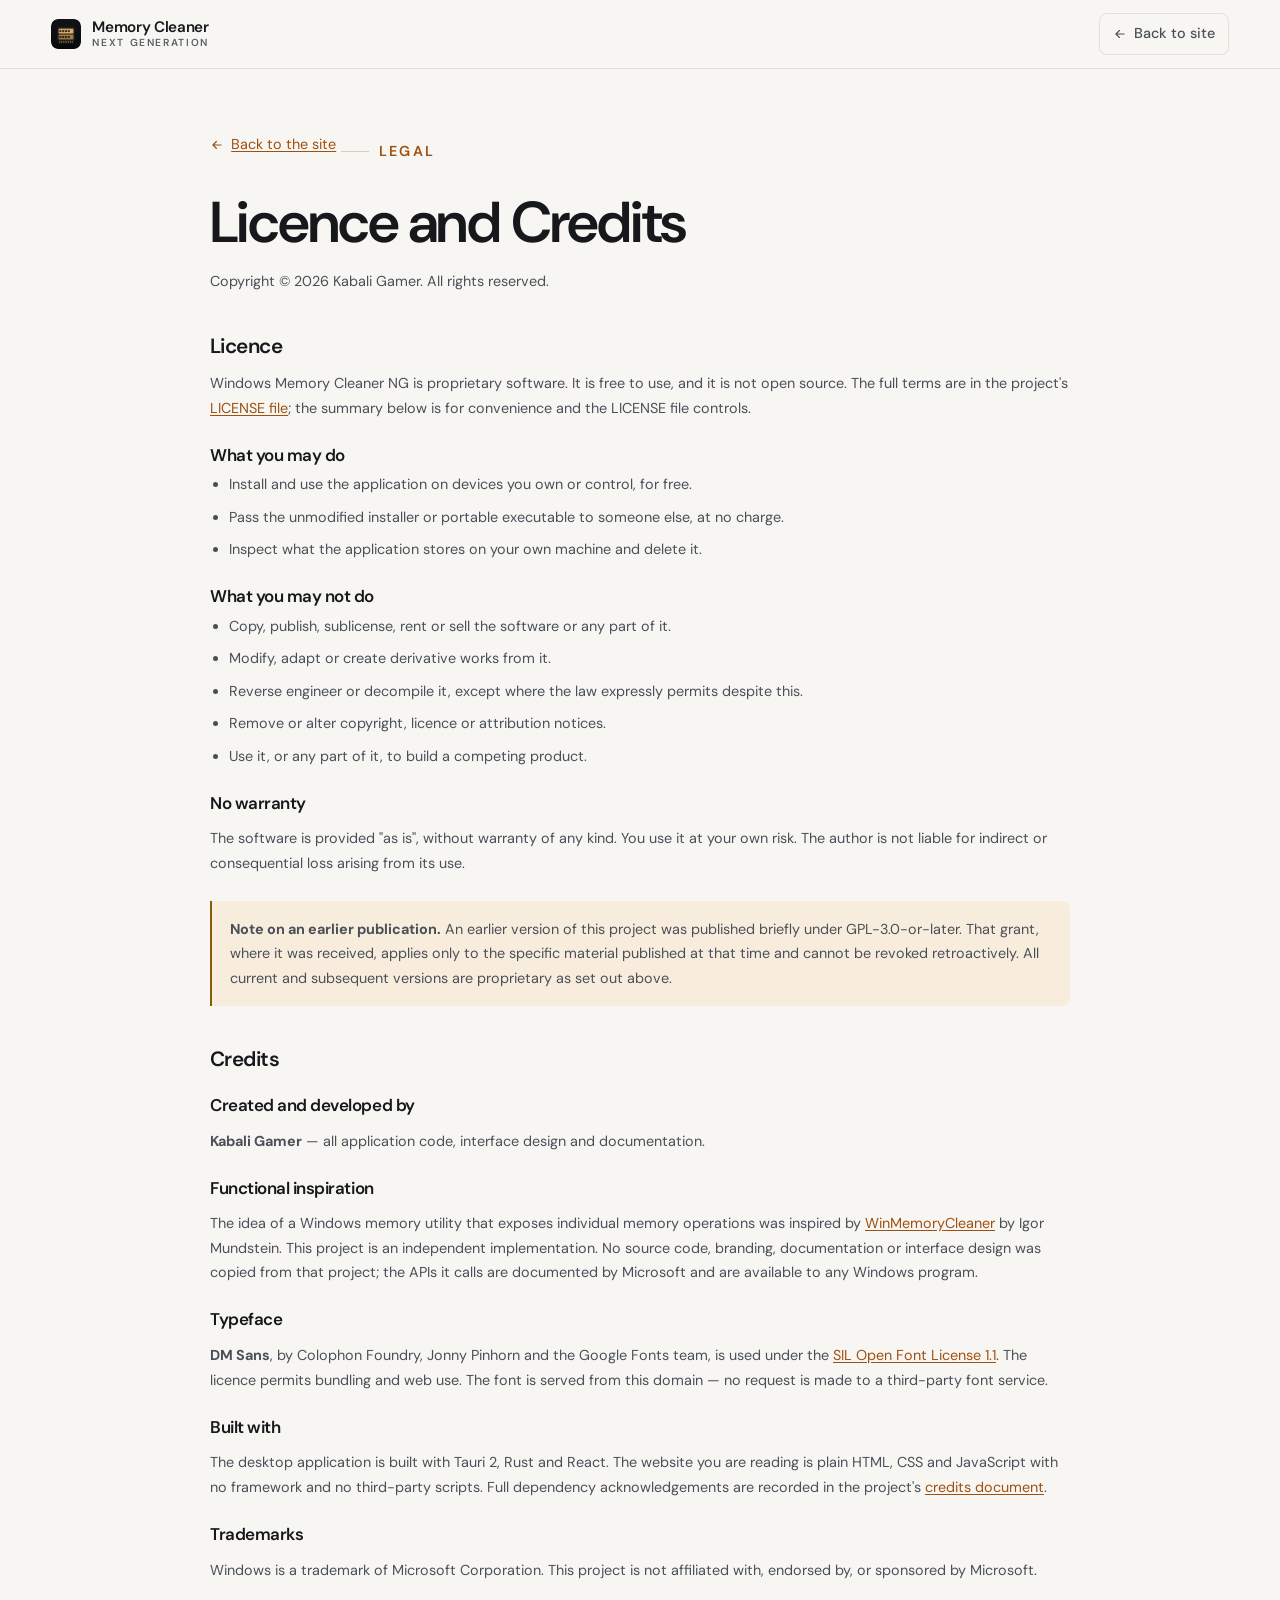
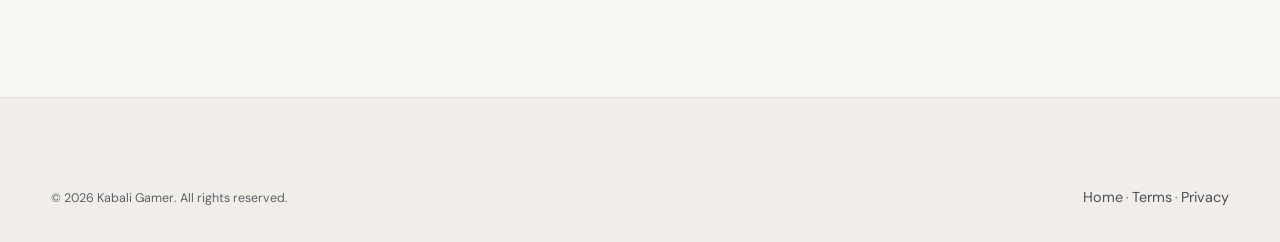
<file: license.html>
<!doctype html>
<html lang="en">
  <head>
    <meta charset="utf-8" />
    <meta name="viewport" content="width=device-width, initial-scale=1" />
    <title>Licence and Credits — Windows Memory Cleaner NG</title>
    <meta name="description" content="The proprietary licence terms for Windows Memory Cleaner NG, plus third-party credits including the DM Sans typeface under the SIL Open Font License." />
    <link rel="canonical" href="https://kabaligamer-dev2.github.io/windows-memory-cleaner-ng-website/license.html" />
    <meta name="theme-color" content="#08090b" />
    <meta name="color-scheme" content="dark" />
    <meta name="robots" content="index, follow" />
    <link rel="icon" href="assets/icon.png" sizes="any" />
    <link rel="stylesheet" href="styles.css" />
    <script type="application/ld+json">
{
  "@context": "https://schema.org",
  "@type": "BreadcrumbList",
  "itemListElement": [
    {
      "@type": "ListItem",
      "position": 1,
      "name": "Home",
      "item": "https://kabaligamer-dev2.github.io/windows-memory-cleaner-ng-website/"
    },
    {
      "@type": "ListItem",
      "position": 2,
      "name": "Licence and Credits",
      "item": "https://kabaligamer-dev2.github.io/windows-memory-cleaner-ng-website/license.html"
    }
  ]
}
    </script>

    <!-- Google Analytics 4. Disclosed in privacy.html; download and GitHub
         clicks are sent as events so the effect of search traffic is visible. -->
    <script async src="https://www.googletagmanager.com/gtag/js?id=G-ZV66KMF93S"></script>
    <script>
      window.dataLayer = window.dataLayer || [];
      function gtag() { dataLayer.push(arguments); }
      gtag("js", new Date());
      gtag("config", "G-ZV66KMF93S", { anonymize_ip: true });
    </script>
  </head>
  <body>
    <a class="skip-link" href="#main">Skip to content</a>

    <header class="nav" data-stuck="true">
      <div class="wrap nav__inner">
        <a class="brand" href="index.html">
          <img src="assets/icon-256.png" alt="" width="30" height="30" />
          <span class="brand__name">Memory Cleaner<span>Next Generation</span></span>
        </a>
        <div class="nav__actions" style="margin-left: auto">
          <a class="nav__github" href="index.html">
            <svg width="14" height="14" viewBox="0 0 24 24" fill="none" stroke="currentColor" stroke-width="2" aria-hidden="true"><path d="M19 12H5m0 0 6-6m-6 6 6 6" stroke-linecap="round" stroke-linejoin="round" /></svg>
            <span>Back to site</span>
          </a>
        </div>
      </div>
    </header>

    <main id="main" class="legal">
      <div class="wrap wrap--narrow">
        <a class="legal__back" href="index.html">
          <svg width="14" height="14" viewBox="0 0 24 24" fill="none" stroke="currentColor" stroke-width="2" aria-hidden="true"><path d="M19 12H5m0 0 6-6m-6 6 6 6" stroke-linecap="round" stroke-linejoin="round" /></svg>
          Back to the site
        </a>

        <span class="eyebrow">Legal</span>
        <h1>Licence and Credits</h1>
        <p class="legal__meta">Copyright © 2026 Kabali Gamer. All rights reserved.</p>

        <h2>Licence</h2>
        <p>
          Windows Memory Cleaner NG is proprietary software. It is free to use, and it is not open
          source. The full terms are in the project's
          <a href="https://github.com/kabaliGamer-Dev2/windows-memory-cleaner-ng/blob/main/LICENSE" target="_blank" rel="noopener noreferrer">LICENSE file</a>;
          the summary below is for convenience and the LICENSE file controls.
        </p>

        <h3>What you may do</h3>
        <ul>
          <li>Install and use the application on devices you own or control, for free.</li>
          <li>Pass the unmodified installer or portable executable to someone else, at no charge.</li>
          <li>Inspect what the application stores on your own machine and delete it.</li>
        </ul>

        <h3>What you may not do</h3>
        <ul>
          <li>Copy, publish, sublicense, rent or sell the software or any part of it.</li>
          <li>Modify, adapt or create derivative works from it.</li>
          <li>Reverse engineer or decompile it, except where the law expressly permits despite this.</li>
          <li>Remove or alter copyright, licence or attribution notices.</li>
          <li>Use it, or any part of it, to build a competing product.</li>
        </ul>

        <h3>No warranty</h3>
        <p>
          The software is provided "as is", without warranty of any kind. You use it at your own risk.
          The author is not liable for indirect or consequential loss arising from its use.
        </p>

        <div class="legal__note">
          <p>
            <strong>Note on an earlier publication.</strong> An earlier version of this project was
            published briefly under GPL-3.0-or-later. That grant, where it was received, applies only to
            the specific material published at that time and cannot be revoked retroactively. All current
            and subsequent versions are proprietary as set out above.
          </p>
        </div>

        <h2>Credits</h2>

        <h3>Created and developed by</h3>
        <p><strong>Kabali Gamer</strong> — all application code, interface design and documentation.</p>

        <h3>Functional inspiration</h3>
        <p>
          The idea of a Windows memory utility that exposes individual memory operations was inspired by
          <a href="https://github.com/IgorMundstein/WinMemoryCleaner" target="_blank" rel="noopener noreferrer">WinMemoryCleaner</a>
          by Igor Mundstein. This project is an independent implementation. No source code, branding,
          documentation or interface design was copied from that project; the APIs it calls are
          documented by Microsoft and are available to any Windows program.
        </p>

        <h3>Typeface</h3>
        <p>
          <strong>DM Sans</strong>, by Colophon Foundry, Jonny Pinhorn and the Google Fonts team, is used
          under the <a href="https://openfontlicense.org/" target="_blank" rel="noopener noreferrer">SIL Open Font License 1.1</a>.
          The licence permits bundling and web use. The font is served from this domain — no request is
          made to a third-party font service.
        </p>

        <h3>Built with</h3>
        <p>
          The desktop application is built with Tauri 2, Rust and React. The website you are reading is
          plain HTML, CSS and JavaScript with no framework and no third-party scripts. Full dependency
          acknowledgements are recorded in the project's
          <a href="https://github.com/kabaliGamer-Dev2/windows-memory-cleaner-ng/blob/main/docs/CREDITS.md" target="_blank" rel="noopener noreferrer">credits document</a>.
        </p>

        <h3>Trademarks</h3>
        <p>
          Windows is a trademark of Microsoft Corporation. This project is not affiliated with, endorsed
          by, or sponsored by Microsoft.
        </p>
      </div>
    </main>

    <footer class="footer">
      <div class="wrap">
        <div class="footer__base" style="margin-top: 0; border-top: 0">
          <span>© 2026 Kabali Gamer. All rights reserved.</span>
          <span><a href="index.html">Home</a> · <a href="terms.html">Terms</a> · <a href="privacy.html">Privacy</a></span>
        </div>
      </div>
    </footer>

    <script src="app.js" defer></script>
  </body>
</html>
</file>
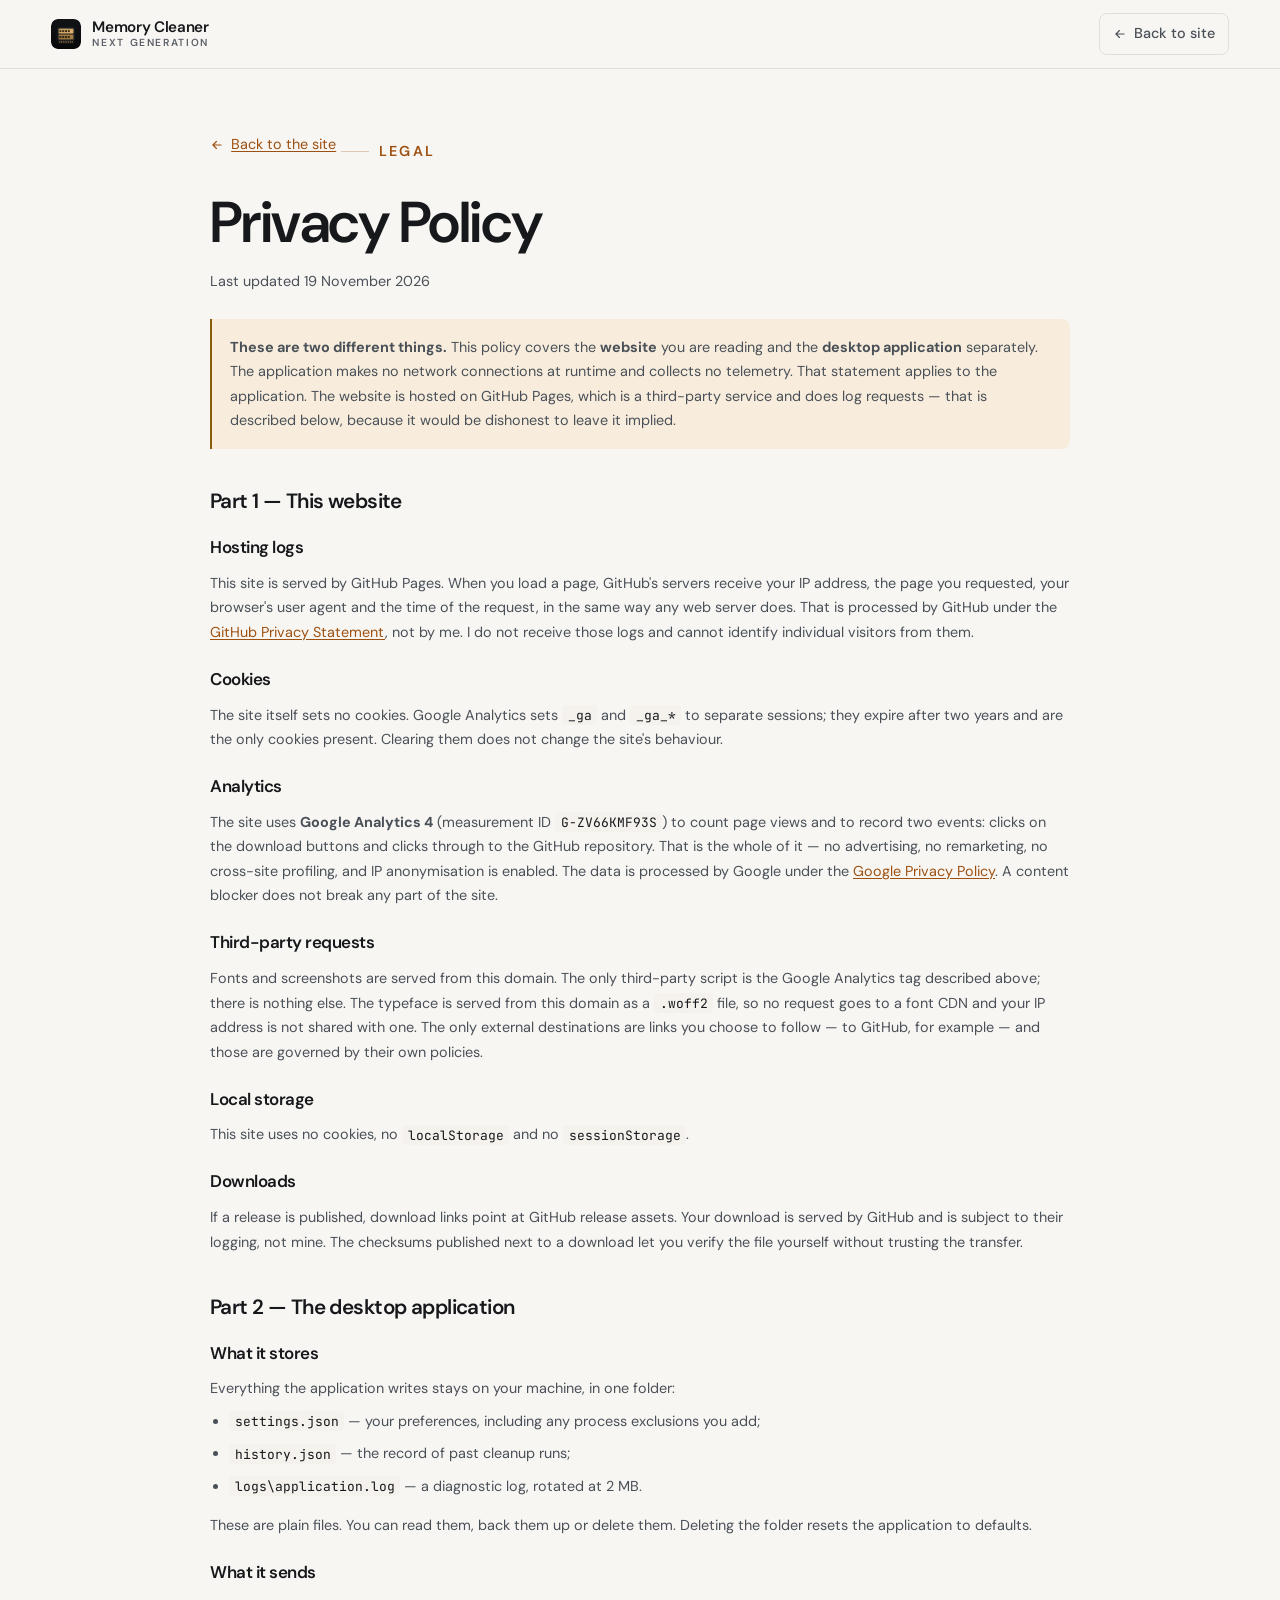
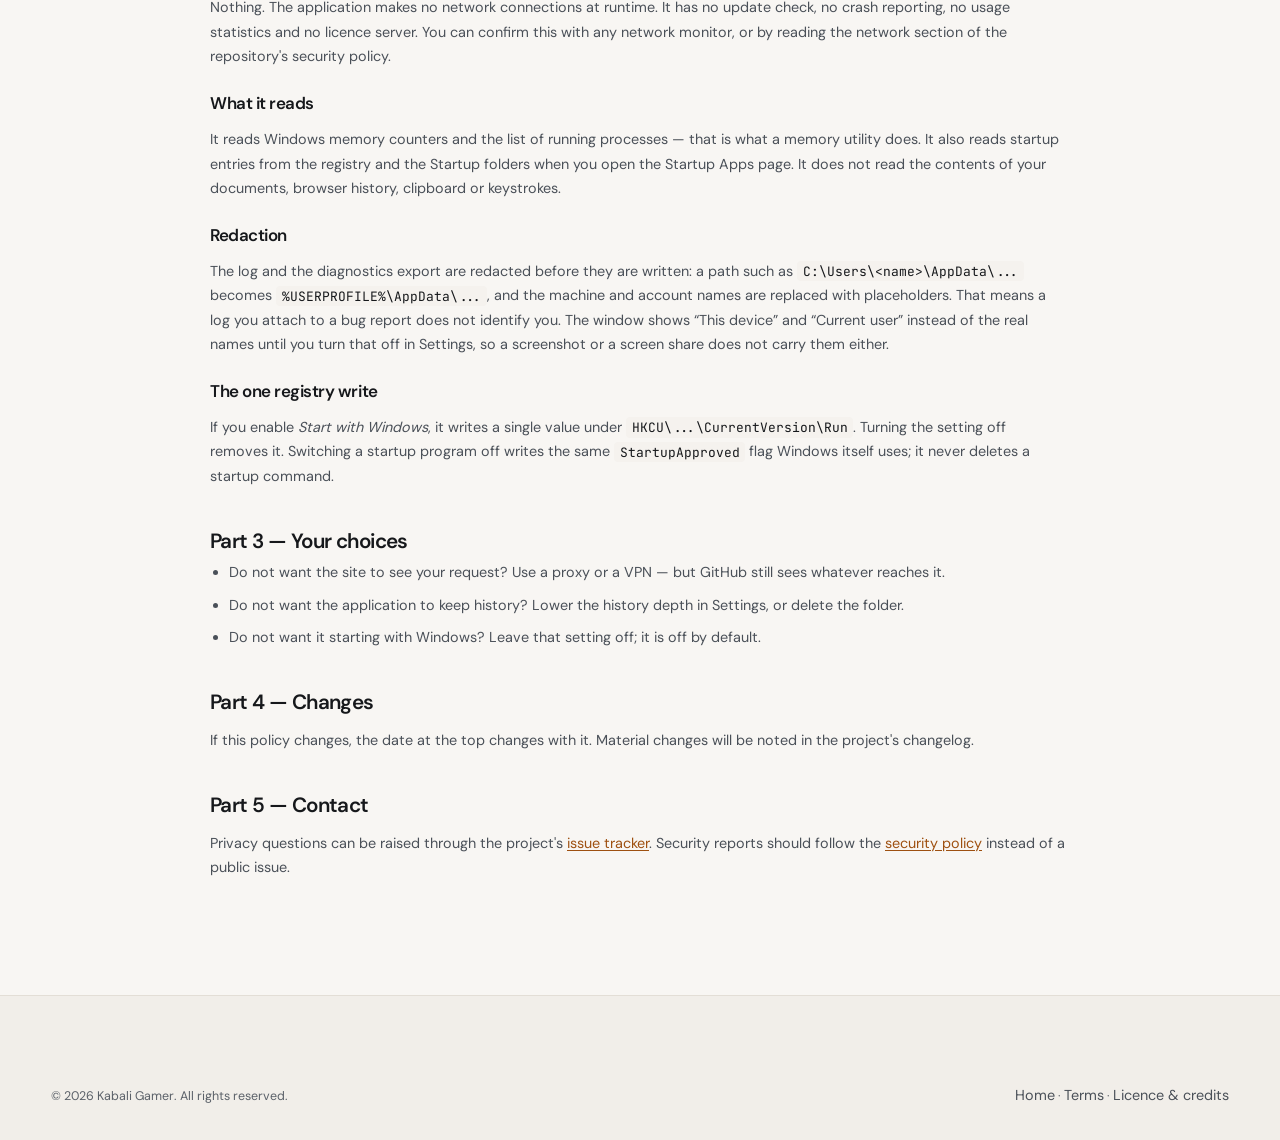
<file: privacy.html>
<!doctype html>
<html lang="en">
  <head>
    <meta charset="utf-8" />
    <meta name="viewport" content="width=device-width, initial-scale=1" />
    <title>Privacy Policy — Windows Memory Cleaner NG</title>
    <meta name="description" content="What this website collects (very little), what the desktop application stores on your machine, and what neither of them does." />
    <link rel="canonical" href="https://kabaligamer-dev2.github.io/windows-memory-cleaner-ng-website/privacy.html" />
    <meta name="theme-color" content="#08090b" />
    <meta name="color-scheme" content="dark" />
    <meta name="robots" content="index, follow" />
    <link rel="icon" href="assets/icon.png" sizes="any" />
    <link rel="stylesheet" href="styles.css" />
    <script type="application/ld+json">
{
  "@context": "https://schema.org",
  "@type": "BreadcrumbList",
  "itemListElement": [
    {
      "@type": "ListItem",
      "position": 1,
      "name": "Home",
      "item": "https://kabaligamer-dev2.github.io/windows-memory-cleaner-ng-website/"
    },
    {
      "@type": "ListItem",
      "position": 2,
      "name": "Privacy Policy",
      "item": "https://kabaligamer-dev2.github.io/windows-memory-cleaner-ng-website/privacy.html"
    }
  ]
}
    </script>

    <!-- Google Analytics 4. Disclosed in privacy.html; download and GitHub
         clicks are sent as events so the effect of search traffic is visible. -->
    <script async src="https://www.googletagmanager.com/gtag/js?id=G-ZV66KMF93S"></script>
    <script>
      window.dataLayer = window.dataLayer || [];
      function gtag() { dataLayer.push(arguments); }
      gtag("js", new Date());
      gtag("config", "G-ZV66KMF93S", { anonymize_ip: true });
    </script>
  </head>
  <body>
    <a class="skip-link" href="#main">Skip to content</a>

    <header class="nav" data-stuck="true">
      <div class="wrap nav__inner">
        <a class="brand" href="index.html">
          <img src="assets/icon-256.png" alt="" width="30" height="30" />
          <span class="brand__name">Memory Cleaner<span>Next Generation</span></span>
        </a>
        <div class="nav__actions" style="margin-left: auto">
          <a class="nav__github" href="index.html">
            <svg width="14" height="14" viewBox="0 0 24 24" fill="none" stroke="currentColor" stroke-width="2" aria-hidden="true"><path d="M19 12H5m0 0 6-6m-6 6 6 6" stroke-linecap="round" stroke-linejoin="round" /></svg>
            <span>Back to site</span>
          </a>
        </div>
      </div>
    </header>

    <main id="main" class="legal">
      <div class="wrap wrap--narrow">
        <a class="legal__back" href="index.html">
          <svg width="14" height="14" viewBox="0 0 24 24" fill="none" stroke="currentColor" stroke-width="2" aria-hidden="true"><path d="M19 12H5m0 0 6-6m-6 6 6 6" stroke-linecap="round" stroke-linejoin="round" /></svg>
          Back to the site
        </a>

        <span class="eyebrow">Legal</span>
        <h1>Privacy Policy</h1>
        <p class="legal__meta">Last updated 19 November 2026</p>

        <div class="legal__note">
          <p>
            <strong>These are two different things.</strong> This policy covers the <strong>website</strong>
            you are reading and the <strong>desktop application</strong> separately. The application makes
            no network connections at runtime and collects no telemetry. That statement applies to the
            application. The website is hosted on GitHub Pages, which is a third-party service and does
            log requests — that is described below, because it would be dishonest to leave it implied.
          </p>
        </div>

        <h2>Part 1 — This website</h2>

        <h3>Hosting logs</h3>
        <p>
          This site is served by GitHub Pages. When you load a page, GitHub's servers receive your IP
          address, the page you requested, your browser's user agent and the time of the request, in the
          same way any web server does. That is processed by GitHub under the
          <a href="https://docs.github.com/en/site-policy/privacy-policies/github-general-privacy-statement" target="_blank" rel="noopener noreferrer">GitHub Privacy Statement</a>,
          not by me. I do not receive those logs and cannot identify individual visitors from them.
        </p>

        <h3>Cookies</h3>
        <p>
          The site itself sets no cookies. Google Analytics sets <code>_ga</code> and
          <code>_ga_*</code> to separate sessions; they expire after two years and are the only
          cookies present. Clearing them does not change the site's behaviour.
        </p>

        <h3>Analytics</h3>
        <p>
          The site uses <strong>Google Analytics 4</strong> (measurement ID
          <code>G-ZV66KMF93S</code>) to count page views and to record two events: clicks on
          the download buttons and clicks through to the GitHub repository. That is the whole
          of it — no advertising, no remarketing, no cross-site profiling, and IP
          anonymisation is enabled. The data is processed by Google under the
          <a href="https://policies.google.com/privacy" target="_blank" rel="noopener noreferrer">Google
          Privacy Policy</a>. A content blocker does not break any part of the site.
        </p>

        <h3>Third-party requests</h3>
        <p>
          Fonts and screenshots are served from this domain. The only third-party script is the
          Google Analytics tag described above; there is nothing else. The typeface is served from this
          domain as a <code>.woff2</code> file, so no request goes to a font CDN and your IP address is
          not shared with one. The only external destinations are links you choose to follow — to GitHub,
          for example — and those are governed by their own policies.
        </p>

        <h3>Local storage</h3>
        <p>This site uses no cookies, no <code>localStorage</code> and no <code>sessionStorage</code>.</p>

        <h3>Downloads</h3>
        <p>
          If a release is published, download links point at GitHub release assets. Your download is
          served by GitHub and is subject to their logging, not mine. The checksums published next to a
          download let you verify the file yourself without trusting the transfer.
        </p>

        <h2>Part 2 — The desktop application</h2>

        <h3>What it stores</h3>
        <p>Everything the application writes stays on your machine, in one folder:</p>
        <ul>
          <li><code>settings.json</code> — your preferences, including any process exclusions you add;</li>
          <li><code>history.json</code> — the record of past cleanup runs;</li>
          <li><code>logs\application.log</code> — a diagnostic log, rotated at 2 MB.</li>
        </ul>
        <p>
          These are plain files. You can read them, back them up or delete them. Deleting the folder
          resets the application to defaults.
        </p>

        <h3>What it sends</h3>
        <p>
          Nothing. The application makes no network connections at runtime. It has no update check, no
          crash reporting, no usage statistics and no licence server. You can confirm this with any
          network monitor, or by reading the network section of the repository's security policy.
        </p>

        <h3>What it reads</h3>
        <p>
          It reads Windows memory counters and the list of running processes — that is what a memory
          utility does. It also reads startup entries from the registry and the Startup folders when you
          open the Startup Apps page. It does not read the contents of your documents, browser history,
          clipboard or keystrokes.
        </p>

        <h3>Redaction</h3>
        <p>
          The log and the diagnostics export are redacted before they are written: a path such as
          <code>C:\Users\&lt;name&gt;\AppData\...</code> becomes <code>%USERPROFILE%\AppData\...</code>,
          and the machine and account names are replaced with placeholders. That means a log you attach
          to a bug report does not identify you. The window shows “This device” and “Current user” instead
          of the real names until you turn that off in Settings, so a screenshot or a screen share does
          not carry them either.
        </p>

        <h3>The one registry write</h3>
        <p>
          If you enable <em>Start with Windows</em>, it writes a single value under
          <code>HKCU\...\CurrentVersion\Run</code>. Turning the setting off removes it. Switching a
          startup program off writes the same <code>StartupApproved</code> flag Windows itself uses; it
          never deletes a startup command.
        </p>

        <h2>Part 3 — Your choices</h2>
        <ul>
          <li>Do not want the site to see your request? Use a proxy or a VPN — but GitHub still sees whatever reaches it.</li>
          <li>Do not want the application to keep history? Lower the history depth in Settings, or delete the folder.</li>
          <li>Do not want it starting with Windows? Leave that setting off; it is off by default.</li>
        </ul>

        <h2>Part 4 — Changes</h2>
        <p>
          If this policy changes, the date at the top changes with it. Material changes will be noted in
          the project's changelog.
        </p>

        <h2>Part 5 — Contact</h2>
        <p>
          Privacy questions can be raised through the project's
          <a href="https://github.com/kabaliGamer-Dev2/windows-memory-cleaner-ng/issues" target="_blank" rel="noopener noreferrer">issue tracker</a>.
          Security reports should follow the
          <a href="https://github.com/kabaliGamer-Dev2/windows-memory-cleaner-ng/blob/main/SECURITY.md" target="_blank" rel="noopener noreferrer">security policy</a>
          instead of a public issue.
        </p>
      </div>
    </main>

    <footer class="footer">
      <div class="wrap">
        <div class="footer__base" style="margin-top: 0; border-top: 0">
          <span>© 2026 Kabali Gamer. All rights reserved.</span>
          <span><a href="index.html">Home</a> · <a href="terms.html">Terms</a> · <a href="license.html">Licence &amp; credits</a></span>
        </div>
      </div>
    </footer>

    <script src="app.js" defer></script>
  </body>
</html>
</file>
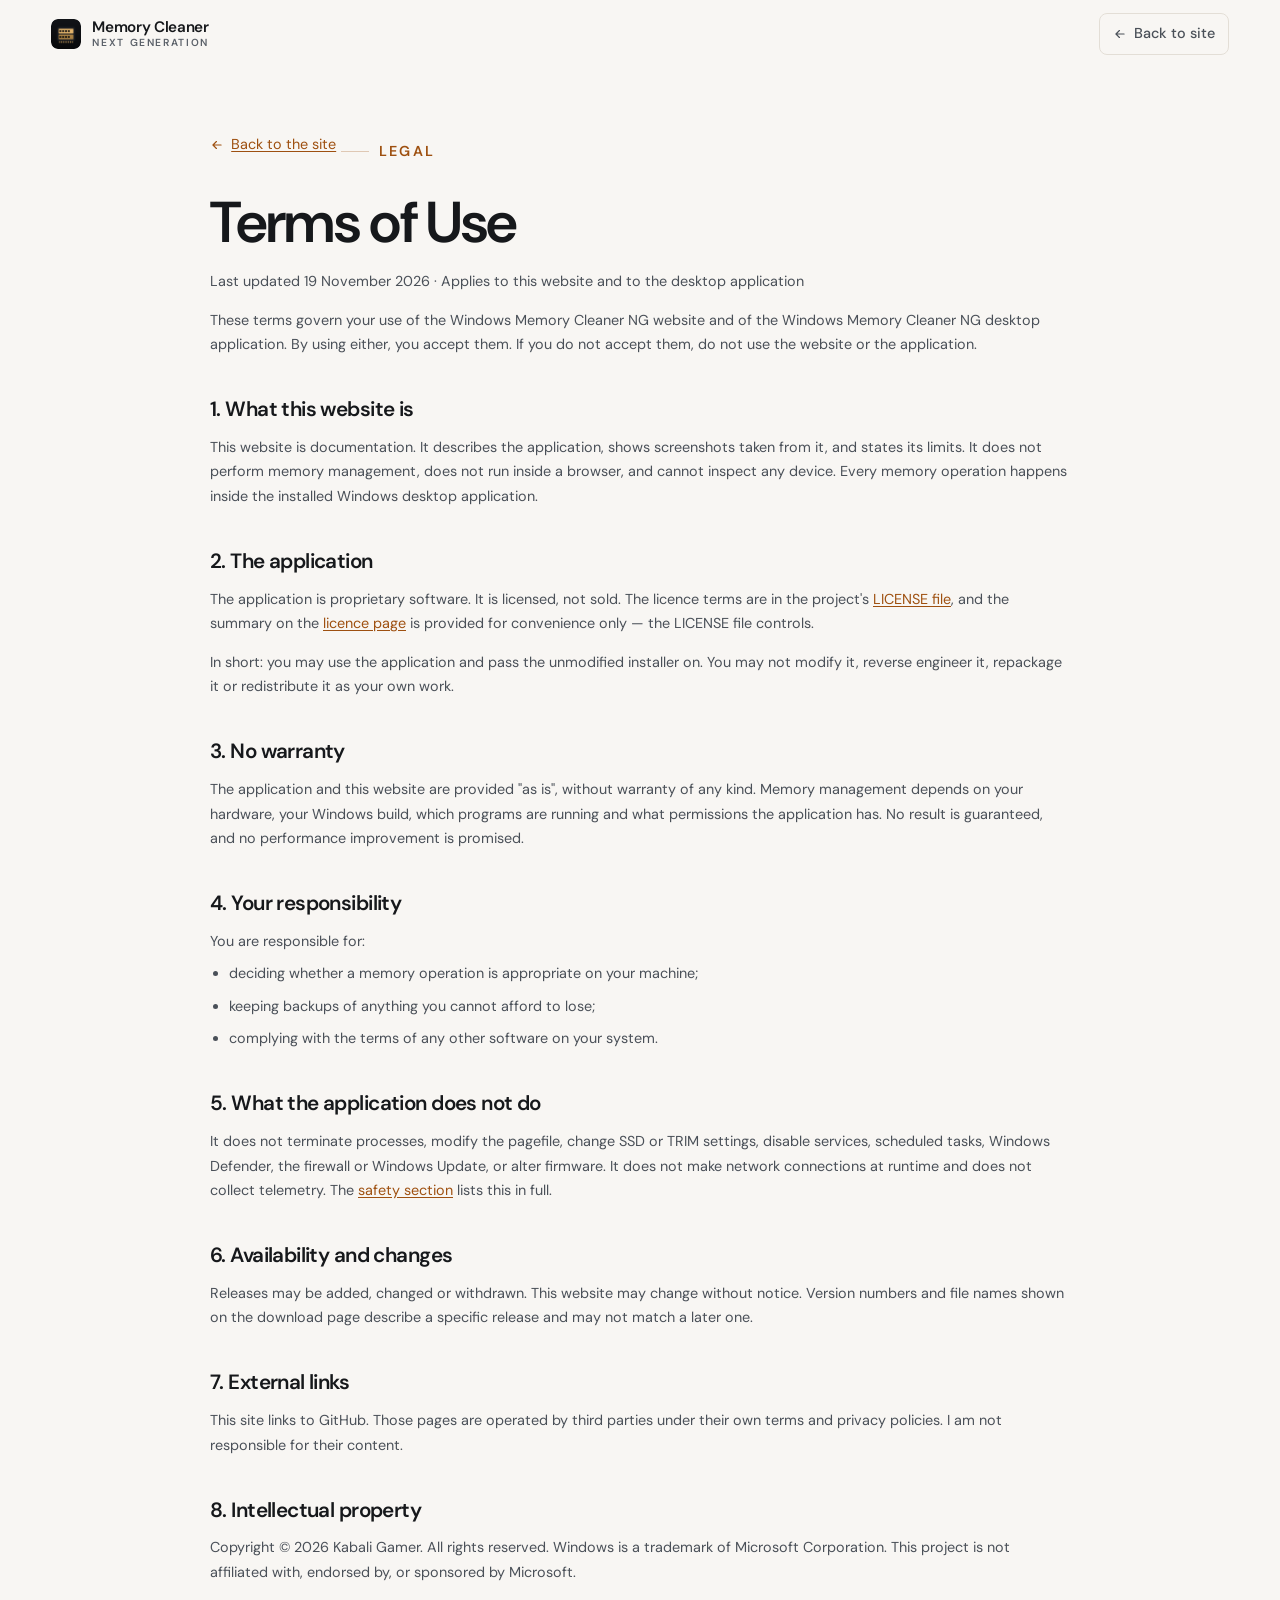
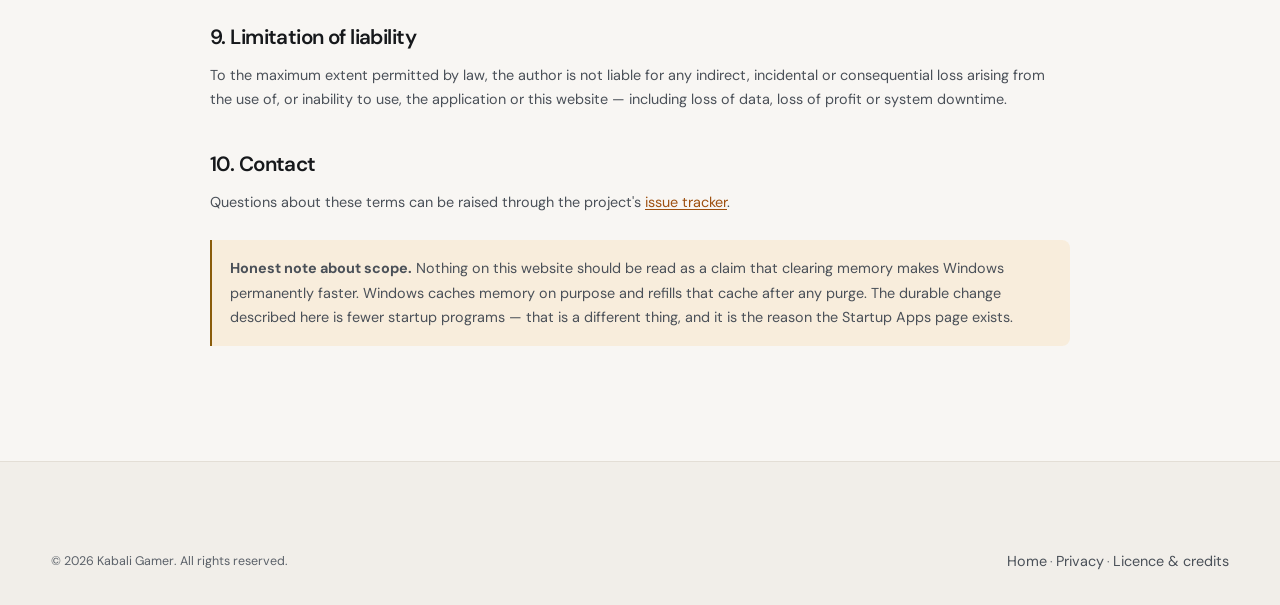
<file: terms.html>
<!doctype html>
<html lang="en">
  <head>
    <meta charset="utf-8" />
    <meta name="viewport" content="width=device-width, initial-scale=1" />
    <title>Terms of Use — Windows Memory Cleaner NG</title>
    <meta name="description" content="The terms that apply to this website and to the use of the Windows Memory Cleaner NG desktop application." />
    <link rel="canonical" href="https://kabaligamer-dev2.github.io/windows-memory-cleaner-ng-website/terms.html" />
    <meta name="theme-color" content="#08090b" />
    <meta name="color-scheme" content="dark" />
    <meta name="robots" content="index, follow" />
    <link rel="icon" href="assets/icon.png" sizes="any" />
    <link rel="stylesheet" href="styles.css" />
    <script type="application/ld+json">
{
  "@context": "https://schema.org",
  "@type": "BreadcrumbList",
  "itemListElement": [
    {
      "@type": "ListItem",
      "position": 1,
      "name": "Home",
      "item": "https://kabaligamer-dev2.github.io/windows-memory-cleaner-ng-website/"
    },
    {
      "@type": "ListItem",
      "position": 2,
      "name": "Terms of Use",
      "item": "https://kabaligamer-dev2.github.io/windows-memory-cleaner-ng-website/terms.html"
    }
  ]
}
    </script>

    <!-- Google Analytics 4. Disclosed in privacy.html; download and GitHub
         clicks are sent as events so the effect of search traffic is visible. -->
    <script async src="https://www.googletagmanager.com/gtag/js?id=G-ZV66KMF93S"></script>
    <script>
      window.dataLayer = window.dataLayer || [];
      function gtag() { dataLayer.push(arguments); }
      gtag("js", new Date());
      gtag("config", "G-ZV66KMF93S", { anonymize_ip: true });
    </script>
  </head>
  <body>
    <a class="skip-link" href="#main">Skip to content</a>

    <header class="nav" id="nav" data-stuck="true">
      <div class="wrap nav__inner">
        <a class="brand" href="index.html">
          <img src="assets/icon-256.png" alt="" width="30" height="30" />
          <span class="brand__name">Memory Cleaner<span>Next Generation</span></span>
        </a>
        <div class="nav__actions" style="margin-left: auto">
          <a class="nav__github" href="index.html">
            <svg width="14" height="14" viewBox="0 0 24 24" fill="none" stroke="currentColor" stroke-width="2" aria-hidden="true"><path d="M19 12H5m0 0 6-6m-6 6 6 6" stroke-linecap="round" stroke-linejoin="round" /></svg>
            <span>Back to site</span>
          </a>
        </div>
      </div>
    </header>

    <main id="main" class="legal">
      <div class="wrap wrap--narrow">
        <a class="legal__back" href="index.html">
          <svg width="14" height="14" viewBox="0 0 24 24" fill="none" stroke="currentColor" stroke-width="2" aria-hidden="true"><path d="M19 12H5m0 0 6-6m-6 6 6 6" stroke-linecap="round" stroke-linejoin="round" /></svg>
          Back to the site
        </a>

        <span class="eyebrow">Legal</span>
        <h1>Terms of Use</h1>
        <p class="legal__meta">Last updated 19 November 2026 · Applies to this website and to the desktop application</p>

        <p>
          These terms govern your use of the Windows Memory Cleaner NG website and of the
          Windows Memory Cleaner NG desktop application. By using either, you accept them. If you do
          not accept them, do not use the website or the application.
        </p>

        <h2>1. What this website is</h2>
        <p>
          This website is documentation. It describes the application, shows screenshots taken from
          it, and states its limits. It does not perform memory management, does not run inside a
          browser, and cannot inspect any device. Every memory operation happens inside the installed
          Windows desktop application.
        </p>

        <h2>2. The application</h2>
        <p>
          The application is proprietary software. It is licensed, not sold. The licence terms are in
          the project's <a href="https://github.com/kabaliGamer-Dev2/windows-memory-cleaner-ng/blob/main/LICENSE" target="_blank" rel="noopener noreferrer">LICENSE file</a>,
          and the summary on the <a href="license.html">licence page</a> is provided for convenience
          only — the LICENSE file controls.
        </p>
        <p>In short: you may use the application and pass the unmodified installer on. You may not modify it, reverse engineer it, repackage it or redistribute it as your own work.</p>

        <h2>3. No warranty</h2>
        <p>
          The application and this website are provided "as is", without warranty of any kind. Memory
          management depends on your hardware, your Windows build, which programs are running and what
          permissions the application has. No result is guaranteed, and no performance improvement is
          promised.
        </p>

        <h2>4. Your responsibility</h2>
        <p>You are responsible for:</p>
        <ul>
          <li>deciding whether a memory operation is appropriate on your machine;</li>
          <li>keeping backups of anything you cannot afford to lose;</li>
          <li>complying with the terms of any other software on your system.</li>
        </ul>

        <h2>5. What the application does not do</h2>
        <p>
          It does not terminate processes, modify the pagefile, change SSD or TRIM settings, disable
          services, scheduled tasks, Windows Defender, the firewall or Windows Update, or alter
          firmware. It does not make network connections at runtime and does not collect telemetry.
          The <a href="index.html#safety">safety section</a> lists this in full.
        </p>

        <h2>6. Availability and changes</h2>
        <p>
          Releases may be added, changed or withdrawn. This website may change without notice. Version
          numbers and file names shown on the download page describe a specific release and may not
          match a later one.
        </p>

        <h2>7. External links</h2>
        <p>
          This site links to GitHub. Those pages are operated by third parties under their own terms
          and privacy policies. I am not responsible for their content.
        </p>

        <h2>8. Intellectual property</h2>
        <p>
          Copyright © 2026 Kabali Gamer. All rights reserved. Windows is a trademark of Microsoft
          Corporation. This project is not affiliated with, endorsed by, or sponsored by Microsoft.
        </p>

        <h2>9. Limitation of liability</h2>
        <p>
          To the maximum extent permitted by law, the author is not liable for any indirect, incidental
          or consequential loss arising from the use of, or inability to use, the application or this
          website — including loss of data, loss of profit or system downtime.
        </p>

        <h2>10. Contact</h2>
        <p>
          Questions about these terms can be raised through the project's
          <a href="https://github.com/kabaliGamer-Dev2/windows-memory-cleaner-ng/issues" target="_blank" rel="noopener noreferrer">issue tracker</a>.
        </p>

        <div class="legal__note">
          <p>
            <strong>Honest note about scope.</strong> Nothing on this website should be read as a claim
            that clearing memory makes Windows permanently faster. Windows caches memory on purpose and
            refills that cache after any purge. The durable change described here is fewer startup
            programs — that is a different thing, and it is the reason the Startup Apps page exists.
          </p>
        </div>
      </div>
    </main>

    <footer class="footer">
      <div class="wrap">
        <div class="footer__base" style="margin-top: 0; border-top: 0">
          <span>© 2026 Kabali Gamer. All rights reserved.</span>
          <span><a href="index.html">Home</a> · <a href="privacy.html">Privacy</a> · <a href="license.html">Licence &amp; credits</a></span>
        </div>
      </div>
    </footer>

    <script src="app.js" defer></script>
  </body>
</html>
</file>
<file: styles.css>
/* ==========================================================================
   Windows Memory Cleaner NG — product website
   --------------------------------------------------------------------------
   Direction: "instrument panel". The application is a measurement tool, so the
   site borrows its language: near-black ground, a single amber accent taken
   straight from the app's own token sheet, monospaced figures, oversized
   section numerals, and real screenshots floating in a window frame rather
   than screenshots inside decorative cards.

   Colours are the application's actual tokens (src/styles/tokens.css):
     --bg-base #08090b, --surface-1 #101317, accent hsl(36 68% 68%),
     ok #5fa98c, warn #d5a03e, danger #d06767, info #6f9ec9
   Typeface is the application's bundled DM Sans.
   ========================================================================== */

/* --- Fonts --------------------------------------------------------------- */

@font-face {
  font-family: "DM Sans";
  font-style: normal;
  font-weight: 100 900;
  font-display: swap;
  src: url("assets/fonts/dm-sans-latin.woff2") format("woff2");
  unicode-range: U+0000-00FF, U+0131, U+0152-0153, U+02BB-02BC, U+02C6, U+02DA,
    U+02DC, U+0304, U+0308, U+0329, U+2000-206F, U+20AC, U+2122, U+2191, U+2193,
    U+2212, U+2215, U+FEFF, U+FFFD;
}

@font-face {
  font-family: "DM Sans";
  font-style: normal;
  font-weight: 100 900;
  font-display: swap;
  src: url("assets/fonts/dm-sans-latin-ext.woff2") format("woff2");
  unicode-range: U+0100-02BA, U+02BD-02C5, U+02C7-02CC, U+02CE-02D7, U+02DD-02FF,
    U+0304, U+0308, U+0329, U+1D00-1DBF, U+1E00-1E9F, U+1EF2-1EFF, U+2020,
    U+20A0-20AB, U+20AD-20C0, U+2113, U+2C60-2C7F, U+A720-A7FF;
}


@font-face {
  font-family: "JetBrains Mono";
  font-style: normal;
  font-weight: 400 700;
  font-display: swap;
  src: url("assets/fonts/jetbrains-mono-latin.woff2") format("woff2");
  unicode-range: U+0000-00FF, U+0131, U+0152-0153, U+02BB-02BC, U+02C6, U+02DA,
    U+02DC, U+0304, U+0308, U+0329, U+2000-206F, U+20AC, U+2122, U+2191, U+2193,
    U+2212, U+2215, U+FEFF, U+FFFD;
}

@font-face {
  font-family: "JetBrains Mono";
  font-style: normal;
  font-weight: 400 700;
  font-display: swap;
  src: url("assets/fonts/jetbrains-mono-latin-ext.woff2") format("woff2");
  unicode-range: U+0100-02BA, U+02BD-02C5, U+02C7-02CC, U+02CE-02D7, U+02DD-02FF,
    U+0304, U+0308, U+0329, U+1D00-1DBF, U+1E00-1E9F, U+1EF2-1EFF, U+2020,
    U+20A0-20AB, U+20AD-20C0, U+2113, U+2C60-2C7F, U+A720-A7FF;
}

/* --- Tokens -------------------------------------------------------------- */

:root {
  /* Palette: the application's amber, re-graded for a light surface. The hue is
     the app's own accent; the lightness is lowered so text and links meet WCAG AA
     on paper-white rather than glowing on black. */
  --bg: #f8f6f3;
  --bg-sunken: #f1eee9;
  --surface: #ffffff;
  --surface-2: #f5f2ee;
  --surface-3: #ece7e0;
  --border: #e3ded6;
  --border-strong: #cdc5b8;

  --accent: hsl(27 82% 34%);
  --accent-hover: hsl(27 82% 28%);
  --accent-quiet: hsl(36 88% 52% / 0.15);
  --accent-line: hsl(27 82% 34% / 0.28);
  --accent-ink: #ffffff;

  --ok: #2c7a58;
  --warn: #8a5c0a;
  --danger: #ad3535;
  --info: #2c6a9c;

  --text: #16181b;
  --text-2: #4a5058;
  --text-3: #5b6169;

  /* Type */
  --font: "DM Sans", ui-sans-serif, system-ui, -apple-system, "Segoe UI", sans-serif;
  --mono: "JetBrains Mono", ui-monospace, "Cascadia Mono", "SF Mono", Consolas, monospace;
  /* Ligatures off: a checksum must copy as typed, not as a glyph. */
  --mono-features: "liga" 0, "calt" 0;

  --step--1: clamp(0.82rem, 0.79rem + 0.14vw, 0.9rem);
  --step-0: clamp(0.95rem, 0.91rem + 0.2vw, 1.06rem);
  --step-1: clamp(1.1rem, 1.02rem + 0.34vw, 1.3rem);
  --step-2: clamp(1.6rem, 1.4rem + 1vw, 2.3rem);
  --step-3: clamp(2.2rem, 1.7rem + 2.4vw, 3.6rem);
  --step-4: clamp(2.4rem, 1.5rem + 3.1vw, 4.05rem);
  --step-5: clamp(3rem, 1.8rem + 5vw, 6.5rem);

  /* Space */
  --gutter: clamp(1.15rem, 4vw, 4.5rem);
  --section: clamp(4.5rem, 9vw, 9.5rem);
  --measure: 62ch;

  --radius: 14px;
  --radius-lg: 22px;
  --shadow-window: 0 34px 90px -34px rgb(46 38 24 / 0.42), 0 6px 18px -8px rgb(46 38 24 / 0.18);

  --ease: cubic-bezier(0.2, 0.7, 0.2, 1);
}

/* --- Reset --------------------------------------------------------------- */

*,
*::before,
*::after {
  box-sizing: border-box;
}

html {
  -webkit-text-size-adjust: 100%;
  scroll-behavior: smooth;
  scroll-padding-top: 5.5rem;
}

body {
  margin: 0;
  background: var(--bg);
  color: var(--text);
  font-family: var(--font);
  font-size: var(--step-0);
  line-height: 1.65;
  -webkit-font-smoothing: antialiased;
  text-rendering: optimizeLegibility;
  overflow-x: hidden;
}

img {
  display: block;
  max-width: 100%;
  height: auto;
}

h1,
h2,
h3,
h4 {
  margin: 0;
  font-weight: 600;
  line-height: 1.08;
  letter-spacing: -0.028em;
  text-wrap: balance;
}

p {
  margin: 0;
  text-wrap: pretty;
}

a {
  color: inherit;
  text-decoration: none;
}

ul,
ol {
  margin: 0;
  padding: 0;
  list-style: none;
}

button {
  font: inherit;
  color: inherit;
  background: none;
  border: 0;
  cursor: pointer;
}

:focus-visible {
  outline: 2px solid var(--accent);
  outline-offset: 3px;
  border-radius: 4px;
}

::selection {
  background: var(--accent);
  color: var(--accent-ink);
}

.visually-hidden {
  position: absolute;
  width: 1px;
  height: 1px;
  margin: -1px;
  padding: 0;
  overflow: hidden;
  clip-path: inset(50%);
  white-space: nowrap;
}

.skip-link {
  position: absolute;
  left: 1rem;
  top: -4rem;
  z-index: 200;
  padding: 0.7rem 1.1rem;
  background: var(--accent);
  color: var(--accent-ink);
  border-radius: 8px;
  font-weight: 600;
  transition: top 0.2s var(--ease);
}

.skip-link:focus {
  top: 1rem;
}

/* --- Shared layout ------------------------------------------------------- */

.wrap {
  width: min(100% - (var(--gutter) * 2), 1320px);
  margin-inline: auto;
}

.wrap--narrow {
  width: min(100% - (var(--gutter) * 2), 860px);
  margin-inline: auto;
}

.section {
  padding-block: var(--section);
  position: relative;
}

.eyebrow {
  display: inline-flex;
  align-items: center;
  gap: 0.6rem;
  font-size: var(--step--1);
  font-weight: 600;
  letter-spacing: 0.16em;
  text-transform: uppercase;
  color: var(--accent);
}

.eyebrow::before {
  content: "";
  width: 1.75rem;
  height: 1px;
  background: var(--accent-line);
}

.section-numeral {
  position: absolute;
  right: var(--gutter);
  top: clamp(2rem, 5vw, 5rem);
  font-size: var(--step-5);
  font-weight: 700;
  line-height: 0.8;
  letter-spacing: -0.06em;
  color: transparent;
  -webkit-text-stroke: 1px var(--border);
  pointer-events: none;
  user-select: none;
}

.section-head {
  max-width: 46ch;
  margin-bottom: clamp(2.5rem, 5vw, 4.5rem);
}

.section-head h2 {
  margin-top: 1rem;
  font-size: var(--step-3);
}

.section-head p {
  margin-top: 1.1rem;
  font-size: clamp(0.95rem, 0.9rem + 0.3vw, 1.1rem);
  line-height: 1.5;
  color: var(--text-2);
}

/* --- Buttons ------------------------------------------------------------- */

.btn {
  --btn-bg: transparent;
  --btn-fg: var(--text);
  --btn-bd: var(--border-strong);
  display: inline-flex;
  align-items: center;
  justify-content: center;
  gap: 0.6rem;
  padding: 0.85rem 1.5rem;
  font-size: var(--step-0);
  font-weight: 600;
  letter-spacing: -0.01em;
  color: var(--btn-fg);
  background: var(--btn-bg);
  border: 1px solid var(--btn-bd);
  border-radius: 10px;
  transition:
    transform 0.18s var(--ease),
    background-color 0.18s var(--ease),
    border-color 0.18s var(--ease),
    color 0.18s var(--ease);
}

.btn:hover {
  transform: translateY(-1px);
}

.btn:active {
  transform: translateY(0);
}

.btn svg {
  flex: none;
}

.btn--primary {
  --btn-bg: var(--accent);
  --btn-fg: var(--accent-ink);
  --btn-bd: var(--accent);
}

.btn--primary:hover {
  --btn-bg: var(--accent-hover);
  --btn-bd: var(--accent-hover);
}

.btn--ghost:hover {
  --btn-bd: var(--border-strong);
  background: var(--surface-2);
}

.btn--sm {
  padding: 0.55rem 1rem;
  font-size: var(--step--1);
}

.btn[aria-disabled="true"] {
  opacity: 0.55;
  cursor: not-allowed;
  transform: none;
}

/* --- Navigation ---------------------------------------------------------- */

.nav {
  position: sticky;
  top: 0;
  z-index: 100;
  border-bottom: 1px solid transparent;
  transition:
    background-color 0.25s var(--ease),
    border-color 0.25s var(--ease),
    backdrop-filter 0.25s var(--ease);
}

.nav[data-stuck="true"] {
  /* No backdrop-filter here. A blur on a full-width sticky bar re-rasterises on
     every scroll frame and Lighthouse measured 150 ms of forced reflow from it.
     At 96% opacity the difference is invisible on this palette. */
  background: rgb(248 246 243 / 0.96);
  border-bottom-color: var(--border);
}

.nav__inner {
  display: flex;
  align-items: center;
  gap: 1.5rem;
  height: 4.25rem;
}

.brand {
  display: inline-flex;
  align-items: center;
  gap: 0.7rem;
  font-weight: 600;
  letter-spacing: -0.02em;
  flex: none;
}

.brand img {
  width: 30px;
  height: 30px;
  border-radius: 7px;
}

.brand__name {
  display: flex;
  flex-direction: column;
  line-height: 1.15;
  font-size: 0.95rem;
}

.brand__name span {
  font-size: 0.64rem;
  font-weight: 600;
  letter-spacing: 0.16em;
  text-transform: uppercase;
  color: var(--text-3);
}

.nav__links {
  display: flex;
  align-items: center;
  gap: 0.35rem;
  margin-left: auto;
}

.nav__links a {
  padding: 0.5rem 0.8rem;
  font-size: var(--step--1);
  font-weight: 500;
  color: var(--text-2);
  border-radius: 8px;
  transition: color 0.16s var(--ease), background-color 0.16s var(--ease);
}

.nav__links a:hover {
  color: var(--text);
  background: var(--surface-2);
}

.nav__actions {
  display: flex;
  align-items: center;
  gap: 0.6rem;
}

.nav__github {
  display: inline-flex;
  align-items: center;
  gap: 0.45rem;
  padding: 0.5rem 0.8rem;
  font-size: var(--step--1);
  font-weight: 500;
  color: var(--text-2);
  border: 1px solid var(--border);
  border-radius: 8px;
  transition: color 0.16s var(--ease), border-color 0.16s var(--ease);
}

.nav__github:hover {
  color: var(--text);
  border-color: var(--border-strong);
}

.nav__toggle {
  display: none;
  width: 2.6rem;
  height: 2.6rem;
  align-items: center;
  justify-content: center;
  border: 1px solid var(--border);
  border-radius: 8px;
}

.nav__mobile {
  display: none;
  border-bottom: 1px solid var(--border);
  background: var(--bg-sunken);
}

.nav__mobile[data-open="true"] {
  display: block;
  /* A 634px sheet inside a sticky bar has to scroll on short viewports, or its
     last links sit permanently below the fold. */
  max-height: calc(100dvh - 4.25rem);
  overflow-y: auto;
}

.nav__mobile a {
  display: block;
  padding: 0.95rem var(--gutter);
  border-top: 1px solid var(--border);
  font-weight: 500;
  color: var(--text-2);
}

.nav__mobile a:first-child {
  border-top: 0;
}

.nav__mobile a:hover {
  color: var(--text);
  background: var(--surface);
}

/* --- Hero ---------------------------------------------------------------- */

.hero {
  position: relative;
  padding-top: clamp(2.5rem, 6vw, 5rem);
  padding-bottom: clamp(3rem, 7vw, 6rem);
  overflow: hidden;
}

.hero::before {
  content: "";
  position: absolute;
  inset: -20% 20% auto -10%;
  height: 70vh;
  background: radial-gradient(closest-side, hsl(36 90% 56% / 0.22), transparent 72%);
  pointer-events: none;
}

.hero__grid {
  display: grid;
  grid-template-columns: minmax(0, 1fr);
  gap: clamp(2.5rem, 5vw, 4rem);
  align-items: center;
}

.hero__copy {
  max-width: 40ch;
}

.hero h1 {
  margin-top: 1.4rem;
  font-size: var(--step-4);
  font-weight: 600;
}

.hero h1 em {
  font-style: normal;
  color: var(--accent);
}

.hero__lede {
  margin-top: 1.4rem;
  font-size: clamp(1rem, 0.95rem + 0.25vw, 1.14rem);
  line-height: 1.5;
  color: var(--text-2);
}

.hero__cta {
  display: flex;
  flex-wrap: wrap;
  gap: 0.8rem;
  margin-top: 2.2rem;
}

.hero__meta {
  display: flex;
  flex-wrap: wrap;
  gap: 0.5rem 1.4rem;
  margin-top: 1.8rem;
  font-size: var(--step--1);
  color: var(--text-3);
}

.hero__meta span {
  display: inline-flex;
  align-items: center;
  gap: 0.4rem;
}

.hero__meta svg {
  color: var(--ok);
}

/* --- Window frame (real screenshot in a chrome frame) -------------------- */

.window {
  position: relative;
  border: 1px solid var(--border-strong);
  border-radius: var(--radius-lg);
  background: var(--surface);
  box-shadow: var(--shadow-window);
  overflow: hidden;
}

.window__bar {
  display: flex;
  align-items: center;
  gap: 0.5rem;
  padding: 0.7rem 0.9rem;
  border-bottom: 1px solid var(--border);
  background: var(--surface-2);
}

.window__dots {
  display: none;
}

.window__dots i {
  width: 9px;
  height: 9px;
  border-radius: 50%;
  background: var(--border-strong);
}

.window__title {
  margin-left: 0.4rem;
  font-size: 0.72rem;
  font-weight: 500;
  letter-spacing: 0.02em;
  color: var(--text-3);
}

.window img {
  display: block;
  width: 100%;
}

.hero__window {
  position: relative;
}

.hero__window::after {
  content: "";
  position: absolute;
  inset: auto -6% -12% -6%;
  height: 40%;
  background: radial-gradient(closest-side, hsl(36 90% 56% / 0.24), transparent 70%);
  filter: blur(20px);
  pointer-events: none;
  z-index: -1;
}

/* Floating measurement chip, offset over the screenshot. */
.chip {
  position: absolute;
  display: flex;
  align-items: center;
  gap: 0.6rem;
  padding: 0.55rem 0.85rem;
  font-size: 0.78rem;
  font-weight: 500;
  background: rgb(255 255 255 / 0.95);
  border: 1px solid var(--border-strong);
  border-radius: 10px;
  box-shadow: 0 14px 34px -18px rgb(46 38 24 / 0.45);
}

.chip strong {
  font-family: var(--mono);
  font-size: 0.82rem;
  color: var(--accent);
}

.chip__dot {
  width: 7px;
  height: 7px;
  border-radius: 50%;
  background: var(--ok);
}

.chip--a {
  top: 12%;
  left: -1.5rem;
}

.chip--b {
  bottom: 14%;
  right: -1rem;
}

/* --- Strip of verified numbers ------------------------------------------ */

.strip {
  border-block: 1px solid var(--border);
  background: var(--bg-sunken);
}

.strip__grid {
  display: grid;
  grid-template-columns: repeat(2, minmax(0, 1fr));
  gap: 1px;
  background: var(--border);
}

.strip__item {
  padding: clamp(1.4rem, 3vw, 2.4rem) clamp(1rem, 2vw, 1.8rem);
  background: var(--bg-sunken);
}

.strip__value {
  font-size: var(--step-2);
  font-weight: 600;
  letter-spacing: -0.04em;
  font-variant-numeric: tabular-nums;
}

.strip__value small {
  font-size: 0.42em;
  font-weight: 500;
  color: var(--text-3);
  margin-left: 0.25rem;
}

.strip__label {
  margin-top: 0.35rem;
  font-size: var(--step--1);
  color: var(--text-3);
}

/* --- Feature narratives -------------------------------------------------- */

.feature {
  display: grid;
  grid-template-columns: minmax(0, 1fr);
  gap: clamp(1.8rem, 4vw, 4rem);
  align-items: center;
  padding-block: clamp(2.6rem, 6vw, 5rem);
  border-top: 1px solid var(--border);
}

.feature:first-of-type {
  border-top: 0;
  padding-top: 0;
}

.feature__index {
  font-family: var(--mono);
  font-size: 0.8rem;
  letter-spacing: 0.1em;
  color: var(--accent);
}

.feature__body h3 {
  margin-top: 0.7rem;
  font-size: var(--step-2);
}

.feature__body p {
  margin-top: 1rem;
  max-width: 46ch;
  color: var(--text-2);
}

.feature__list {
  margin-top: 1.4rem;
  display: grid;
  gap: 0.6rem;
}

.feature__list li {
  position: relative;
  padding-left: 1.5rem;
  font-size: var(--step--1);
  color: var(--text-2);
}

.feature__list li::before {
  content: "";
  position: absolute;
  left: 0;
  top: 0.62em;
  width: 7px;
  height: 7px;
  border-radius: 50%;
  background: var(--accent-line);
}

.feature__note {
  margin-top: 1.5rem;
  padding: 0.9rem 1.1rem;
  border-left: 2px solid var(--warn);
  background: hsl(36 88% 52% / 0.10);
  font-size: var(--step--1);
  color: var(--text-2);
  border-radius: 0 8px 8px 0;
}

/* --- How it works: numbered vertical path ------------------------------- */

.steps {
  display: grid;
  gap: 0;
  counter-reset: step;
}

.step {
  display: grid;
  grid-template-columns: auto minmax(0, 1fr);
  gap: clamp(1rem, 3vw, 2.5rem);
  padding-block: clamp(1.4rem, 3vw, 2rem);
  border-top: 1px solid var(--border);
  align-items: start;
}

.step:last-child {
  border-bottom: 1px solid var(--border);
}

.step__num {
  font-family: var(--mono);
  font-size: clamp(1.5rem, 3vw, 2.4rem);
  font-weight: 500;
  line-height: 1;
  color: var(--text-3);
  transition: color 0.3s var(--ease);
}

.step:hover .step__num {
  color: var(--accent);
}

.step__body h3 {
  font-size: var(--step-1);
}

.step__body p {
  margin-top: 0.5rem;
  max-width: 58ch;
  font-size: var(--step--1);
  color: var(--text-2);
}

/* --- Automation split panel --------------------------------------------- */

.split {
  display: grid;
  grid-template-columns: minmax(0, 1fr);
  gap: clamp(2rem, 4vw, 3.5rem);
  align-items: start;
}

.spec {
  display: grid;
  gap: 0;
  margin-top: 2rem;
  border-top: 1px solid var(--border);
}

.spec__row {
  display: grid;
  grid-template-columns: minmax(0, 12rem) minmax(0, 1fr);
  gap: 1rem;
  padding: 0.95rem 0;
  border-bottom: 1px solid var(--border);
  font-size: var(--step--1);
}

.spec__key {
  color: var(--text-3);
  font-weight: 500;
}

.spec__val {
  color: var(--text-2);
}

.spec__val code {
  font-family: var(--mono);
  font-size: 0.92em;
  color: var(--accent);
}

/* --- Safety: two columns ------------------------------------------------- */

.safety {
  display: grid;
  grid-template-columns: minmax(0, 1fr);
  gap: clamp(1.5rem, 3vw, 2.5rem);
}

.safety__col {
  padding: clamp(1.4rem, 3vw, 2.2rem);
  border: 1px solid var(--border);
  border-radius: var(--radius-lg);
  background: var(--surface);
}

.safety__col h3 {
  display: flex;
  align-items: center;
  gap: 0.6rem;
  font-size: var(--step-1);
}

.safety__col--does h3 svg {
  color: var(--ok);
}

.safety__col--does-not h3 svg {
  color: var(--danger);
}

.safety__col ul {
  margin-top: 1.3rem;
  display: grid;
  gap: 0.75rem;
}

.safety__col li {
  display: grid;
  grid-template-columns: auto minmax(0, 1fr);
  gap: 0.7rem;
  font-size: var(--step--1);
  color: var(--text-2);
}

.safety__col li svg {
  margin-top: 0.28em;
  flex: none;
}

.safety__col--does li svg {
  color: var(--ok);
}

.safety__col--does-not li svg {
  color: var(--danger);
}

/* --- Gallery ------------------------------------------------------------- */

.gallery {
  display: grid;
  grid-template-columns: repeat(2, minmax(0, 1fr));
  gap: clamp(0.8rem, 2vw, 1.4rem);
}

.gallery__item {
  position: relative;
  display: block;
  padding: 0;
  border: 1px solid var(--border);
  border-radius: var(--radius);
  background: var(--surface);
  overflow: hidden;
  text-align: left;
  transition:
    border-color 0.2s var(--ease),
    transform 0.2s var(--ease);
}

.gallery__item:hover {
  border-color: var(--accent-line);
  transform: translateY(-2px);
}

.gallery__item img {
  width: 100%;
  aspect-ratio: 16 / 10;
  object-fit: cover;
  object-position: top left;
}

.gallery__cap {
  display: flex;
  align-items: center;
  justify-content: space-between;
  gap: 0.5rem;
  padding: 0.75rem 0.95rem;
  border-top: 1px solid var(--border);
  font-size: var(--step--1);
  font-weight: 500;
  color: var(--text-2);
}

.gallery__cap svg {
  color: var(--text-3);
}

/* --- Lightbox ------------------------------------------------------------ */

.lightbox {
  position: fixed;
  inset: 0;
  z-index: 200;
  display: none;
  align-items: center;
  justify-content: center;
  padding: clamp(1rem, 3vw, 3rem);
  background: rgb(250 249 247 / 0.97);
}

.lightbox[data-open="true"] {
  display: flex;
}

.lightbox__frame {
  position: relative;
  max-width: min(1200px, 100%);
  max-height: 100%;
  display: flex;
  flex-direction: column;
  gap: 0.9rem;
}

.lightbox__img {
  width: 100%;
  max-height: calc(100vh - 9rem);
  object-fit: contain;
  border: 1px solid var(--border-strong);
  border-radius: var(--radius);
  background: var(--surface);
}

.lightbox__bar {
  display: flex;
  align-items: center;
  justify-content: space-between;
  gap: 1rem;
  font-size: var(--step--1);
  color: var(--text-2);
}

.lightbox__nav {
  display: flex;
  gap: 0.5rem;
}

.lightbox__btn {
  display: inline-flex;
  align-items: center;
  justify-content: center;
  width: 2.4rem;
  height: 2.4rem;
  border: 1px solid var(--border-strong);
  border-radius: 8px;
  background: var(--surface);
  transition: background-color 0.16s var(--ease), border-color 0.16s var(--ease);
}

.lightbox__btn:hover {
  background: var(--surface-3);
  border-color: var(--accent-line);
}

.lightbox__close {
  position: absolute;
  top: -0.25rem;
  right: -0.25rem;
  transform: translate(50%, -50%);
  z-index: 2;
}

/* --- Download ------------------------------------------------------------ */

.download {
  position: relative;
  border: 1px solid var(--border-strong);
  border-radius: var(--radius-lg);
  background:
    radial-gradient(120% 140% at 100% 0%, hsl(36 92% 58% / 0.20), transparent 58%),
    var(--surface);
  overflow: hidden;
}

.download__inner {
  display: grid;
  grid-template-columns: minmax(0, 1fr);
  gap: clamp(1.8rem, 4vw, 3rem);
  padding: clamp(1.8rem, 4vw, 3.2rem);
}

.download h2 {
  font-size: var(--step-2);
}

.download__lede {
  margin-top: 0.9rem;
  color: var(--text-2);
  max-width: 48ch;
}

.download__state {
  margin-top: 1.5rem;
  display: flex;
  align-items: flex-start;
  gap: 0.7rem;
  padding: 1rem 1.1rem;
  border: 1px solid var(--border);
  border-left: 2px solid var(--warn);
  border-radius: 0 8px 8px 0;
  background: hsl(36 88% 52% / 0.10);
  font-size: var(--step--1);
  color: var(--text-2);
}

.download__state svg {
  flex: none;
  margin-top: 0.15em;
  color: var(--warn);
}

.download__cards {
  display: grid;
  gap: 0.8rem;
}

.dl {
  display: grid;
  grid-template-columns: auto minmax(0, 1fr) auto;
  align-items: center;
  gap: 0.9rem;
  padding: 1rem 1.1rem;
  border: 1px solid var(--border);
  border-radius: var(--radius);
  background: var(--surface-2);
  transition: border-color 0.18s var(--ease), background-color 0.18s var(--ease);
}

.dl:hover {
  border-color: var(--accent-line);
  background: var(--surface-3);
}

.dl__icon {
  display: inline-flex;
  align-items: center;
  justify-content: center;
  width: 2.6rem;
  height: 2.6rem;
  border-radius: 10px;
  background: var(--accent-quiet);
  color: var(--accent);
}

.dl__name {
  font-weight: 600;
  font-size: var(--step-0);
  overflow-wrap: anywhere;
}

.dl__meta {
  margin-top: 0.15rem;
  font-family: var(--mono);
  font-size: 0.74rem;
  color: var(--text-3);
}

.dl--unavailable {
  opacity: 0.72;
  cursor: not-allowed;
}

.download__facts {
  display: grid;
  gap: 0;
  margin-top: 1.6rem;
  border-top: 1px solid var(--border);
}

.fact {
  display: flex;
  align-items: baseline;
  justify-content: space-between;
  gap: 1rem;
  padding: 0.7rem 0;
  border-bottom: 1px solid var(--border);
  font-size: var(--step--1);
}

.fact dt {
  color: var(--text-3);
}

.fact dd {
  margin: 0;
  font-family: var(--mono);
  font-size: 0.78rem;
  color: var(--text-2);
  text-align: right;
  overflow-wrap: anywhere;
}

.copy-row {
  display: flex;
  align-items: center;
  gap: 0.5rem;
}

.copy-btn {
  display: inline-flex;
  align-items: center;
  justify-content: center;
  width: 2.75rem;
  height: 2.75rem;
  border: 1px solid var(--border);
  border-radius: 6px;
  color: var(--text-3);
  transition: color 0.16s var(--ease), border-color 0.16s var(--ease);
}

.copy-btn:hover {
  color: var(--accent);
  border-color: var(--accent-line);
}


/* A published release is good news; the notice must not look like a warning. */
.download__state--ok {
  border-left-color: var(--ok);
  background: hsl(160 40% 40% / 0.08);
}

.download__state--ok svg {
  color: var(--ok);
}

/* --- FAQ ---------------------------------------------------------------- */

.faq__search {
  position: relative;
  max-width: 34rem;
  margin-bottom: 2rem;
}

.faq__search svg {
  position: absolute;
  left: 1rem;
  top: 50%;
  transform: translateY(-50%);
  color: var(--text-3);
  pointer-events: none;
}

.faq__search input {
  width: 100%;
  padding: 0.9rem 1rem 0.9rem 2.7rem;
  font: inherit;
  font-size: var(--step--1);
  color: var(--text);
  background: var(--surface);
  border: 1px solid var(--border);
  border-radius: 10px;
  transition: border-color 0.16s var(--ease);
}

.faq__search input::placeholder {
  color: var(--text-3);
}

.faq__search input:focus {
  border-color: var(--accent);
  outline: 2px solid var(--accent);
  outline-offset: 2px;
}

.faq__empty {
  display: none;
  padding: 2rem 0;
  color: var(--text-3);
  font-size: var(--step--1);
}

.faq__empty[data-visible="true"] {
  display: block;
}

.faq__item {
  border-top: 1px solid var(--border);
}

.faq__item:last-of-type {
  border-bottom: 1px solid var(--border);
}

.faq__q {
  display: flex;
  align-items: center;
  justify-content: space-between;
  gap: 1.5rem;
  width: 100%;
  padding: 1.15rem 0;
  text-align: left;
  font-size: var(--step-1);
  font-weight: 500;
  letter-spacing: -0.015em;
  transition: color 0.16s var(--ease);
}

.faq__q:hover {
  color: var(--accent);
}

.faq__q svg {
  flex: none;
  color: var(--text-3);
  transition: transform 0.24s var(--ease), color 0.16s var(--ease);
}

.faq__q[aria-expanded="true"] svg {
  transform: rotate(45deg);
  color: var(--accent);
}

.faq__a {
  display: grid;
  grid-template-rows: 0fr;
  transition: grid-template-rows 0.28s var(--ease);
}

.faq__item[data-open="true"] .faq__a {
  grid-template-rows: 1fr;
}

.faq__a > div {
  overflow: hidden;
}

.faq__a p {
  padding-bottom: 1.3rem;
  max-width: 68ch;
  color: var(--text-2);
  font-size: var(--step--1);
}

.faq__a p + p {
  padding-top: 0;
  margin-top: -0.6rem;
}

.faq__item[data-open="false"] .faq__a > div {
  visibility: hidden;
}

/* --- Footer ------------------------------------------------------------- */

.footer {
  border-top: 1px solid var(--border);
  background: var(--bg-sunken);
  padding-block: clamp(2.5rem, 5vw, 4rem) 2rem;
}

.footer__grid {
  display: grid;
  grid-template-columns: minmax(0, 1fr);
  gap: 2rem;
}

.footer__brand p {
  margin-top: 0.9rem;
  max-width: 34ch;
  font-size: var(--step--1);
  color: var(--text-3);
}

.footer__cols {
  display: grid;
  grid-template-columns: repeat(2, minmax(0, 1fr));
  gap: 2rem;
}

.footer h2 {
  margin: 0;
  font-size: 0.72rem;
  font-weight: 600;
  letter-spacing: 0.14em;
  text-transform: uppercase;
  color: var(--text-3);
}

.footer ul {
  margin-top: 1rem;
  display: grid;
  gap: 0.6rem;
}

.footer a {
  font-size: var(--step--1);
  color: var(--text-2);
  transition: color 0.16s var(--ease);
}

.footer a:hover {
  color: var(--accent);
}

.footer__base {
  display: flex;
  flex-wrap: wrap;
  align-items: center;
  justify-content: space-between;
  gap: 1rem;
  margin-top: 2.5rem;
  padding-top: 1.5rem;
  border-top: 1px solid var(--border);
  font-size: 0.78rem;
  color: var(--text-3);
}

/* --- Back to top -------------------------------------------------------- */

.to-top {
  position: fixed;
  right: clamp(1rem, 3vw, 2rem);
  bottom: clamp(1rem, 3vw, 2rem);
  z-index: 90;
  display: inline-flex;
  align-items: center;
  justify-content: center;
  width: 2.9rem;
  height: 2.9rem;
  border: 1px solid var(--border-strong);
  border-radius: 50%;
  background: rgb(255 255 255 / 0.92);
  color: var(--text-2);
  opacity: 0;
  pointer-events: none;
  transform: translateY(0.5rem);
  transition:
    opacity 0.2s var(--ease),
    transform 0.2s var(--ease),
    color 0.16s var(--ease),
    border-color 0.16s var(--ease);
}

.to-top[data-visible="true"] {
  visibility: visible;
  opacity: 1;
  pointer-events: auto;
  transform: translateY(0);
}

.to-top:hover {
  color: var(--accent);
  border-color: var(--accent-line);
}

/* --- Scroll reveal ------------------------------------------------------ */

/* Only hide content when script is running. Without the `js` class every
   .reveal block stayed at opacity:0 for users with JS blocked or failed. */
.js .reveal {
  opacity: 0;
  transform: translateY(18px);
  transition:
    opacity 0.6s var(--ease),
    transform 0.6s var(--ease);
}

.js .reveal[data-shown="true"] {
  opacity: 1;
  transform: none;
}

/* --- Responsive composition --------------------------------------------- */

@media (min-width: 760px) {
  .strip__grid {
    grid-template-columns: repeat(4, minmax(0, 1fr));
  }

  .safety {
    grid-template-columns: repeat(2, minmax(0, 1fr));
  }

  .gallery {
    grid-template-columns: repeat(3, minmax(0, 1fr));
  }

  .footer__grid {
    grid-template-columns: minmax(0, 1.2fr) minmax(0, 2fr);
  }

  .footer__cols {
    grid-template-columns: repeat(3, minmax(0, 1fr));
  }
}

@media (min-width: 980px) {
  .hero__grid {
    grid-template-columns: minmax(0, 0.86fr) minmax(0, 1.14fr);
    gap: clamp(2rem, 4vw, 4.5rem);
  }

  /* Alternate the feature narrative: image left on even rows, right on odd. */
  .feature {
    grid-template-columns: minmax(0, 0.92fr) minmax(0, 1.08fr);
  }

  .feature[data-flip="true"] .feature__body {
    order: 2;
  }

  .feature[data-flip="true"] .feature__media {
    order: 1;
  }

  .split {
    grid-template-columns: minmax(0, 1fr) minmax(0, 1.05fr);
    gap: clamp(2rem, 4vw, 4rem);
  }

  .download__inner {
    grid-template-columns: minmax(0, 1.05fr) minmax(0, 0.95fr);
    align-items: start;
  }

  .gallery {
    grid-template-columns: repeat(4, minmax(0, 1fr));
  }

  .nav__toggle {
    display: none;
  }
}

@media (max-width: 979px) {
  .nav__links {
    display: none;
  }

  .nav__toggle {
    display: inline-flex;
  }

  .nav__actions {
    margin-left: auto;
  }

  .nav__github span {
    position: absolute;
    width: 1px;
    height: 1px;
    overflow: hidden;
    clip-path: inset(50%);
    white-space: nowrap;
  }

  .section-numeral {
    opacity: 0.5;
  }
}

@media (max-width: 560px) {
  .chip--a,
  .chip--b {
    display: none;
  }

  .spec__row {
    grid-template-columns: minmax(0, 1fr);
    gap: 0.2rem;
  }

  .dl {
    grid-template-columns: auto minmax(0, 1fr);
    row-gap: 0.6rem;
  }

  .dl .btn {
    grid-column: 1 / -1;
    width: 100%;
  }
}

/* --- Reduced motion ----------------------------------------------------- */

@media (prefers-reduced-motion: reduce) {
  html {
    scroll-behavior: auto;
  }

  *,
  *::before,
  *::after {
    animation-duration: 0.001ms !important;
    animation-iteration-count: 1 !important;
    transition-duration: 0.001ms !important;
  }

  .reveal {
    opacity: 1;
    transform: none;
  }
}

/* --- Print -------------------------------------------------------------- */

@media print {
  .nav,
  .to-top,
  .lightbox,
  .hero__window {
    display: none;
  }
}

/* ==========================================================================
   Narrative sections: why, evolution, engineering, stack, credit, community
   All values come from the existing token sheet — no new palette entries.
   ========================================================================== */

/* --- Why this generation exists ----------------------------------------- */

.why-grid {
  display: grid;
  grid-template-columns: minmax(0, 1fr);
  gap: clamp(1rem, 2.5vw, 1.6rem);
}

.why-card {
  padding: clamp(1.4rem, 3vw, 2.1rem);
  border: 1px solid var(--border);
  border-radius: var(--radius-lg);
  background: var(--surface);
}

.why-card h3 {
  font-size: var(--step-1);
}

.why-card p {
  margin-top: 0.7rem;
  font-size: var(--step--1);
  color: var(--text-2);
}

/* --- Evolution: two generations ----------------------------------------- */

.evo-grid {
  display: grid;
  grid-template-columns: minmax(0, 1fr);
  gap: clamp(1.2rem, 3vw, 2rem);
  align-items: start;
}

.evo-card {
  position: relative;
  padding: clamp(1.5rem, 3vw, 2.4rem);
  border: 1px solid var(--border);
  border-radius: var(--radius-lg);
  background: var(--surface);
}

.evo-card--current {
  border-color: var(--accent-line);
  background:
    radial-gradient(140% 120% at 100% 0%, hsl(36 92% 58% / 0.16), transparent 62%),
    var(--surface);
}

.evo-card__head {
  display: block;
}

.evo-badge {
  display: inline-block;
  padding: 0.28rem 0.6rem;
  font-family: var(--mono);
  font-size: 0.68rem;
  font-weight: 500;
  letter-spacing: 0.08em;
  text-transform: uppercase;
  color: var(--text-2);
  background: var(--surface-2);
  border: 1px solid var(--border);
  border-radius: 6px;
}

.evo-badge--current {
  color: var(--accent);
  background: var(--accent-quiet);
  border-color: var(--accent-line);
}

.evo-card h3 {
  margin-top: 0.7rem;
  font-size: var(--step-2);
}

.evo-card__meta {
  margin-top: 0.35rem;
  font-size: var(--step--1);
  color: var(--text-3);
}

.evo-card > p {
  margin-top: 1rem;
  font-size: var(--step--1);
  color: var(--text-2);
}

.evo-card__sub {
  margin-top: 1.5rem;
  font-size: 0.72rem;
  font-weight: 600;
  letter-spacing: 0.12em;
  text-transform: uppercase;
  color: var(--text-3);
}

.evo-list {
  margin-top: 0.9rem;
  display: grid;
  gap: 0.55rem;
}

.evo-list li {
  position: relative;
  padding-left: 1.4rem;
  font-size: var(--step--1);
  color: var(--text-2);
}

.evo-list li::before {
  content: "";
  position: absolute;
  left: 0;
  top: 0.55em;
  width: 7px;
  height: 7px;
  border-radius: 50%;
  background: var(--border-strong);
}

.evo-list--good li::before {
  background: var(--ok);
}

.evo-link {
  display: inline-block;
  margin-top: 1.4rem;
  font-family: var(--mono);
  font-size: 0.78rem;
  color: var(--accent);
  word-break: break-all;
  transition: color 0.16s var(--ease);
}

.evo-link:hover {
  color: var(--accent-hover);
  text-decoration: underline;
  text-underline-offset: 3px;
}

.evo-disclaimer {
  margin-top: clamp(1.6rem, 3vw, 2.4rem);
  padding: 1rem 1.2rem;
  font-size: var(--step--1);
  color: var(--text-2);
  background: var(--surface-2);
  border: 1px solid var(--border);
  border-radius: var(--radius);
}

/* --- Engineering table and metrics -------------------------------------- */

.table-wrap {
  overflow-x: auto;
  border: 1px solid var(--border);
  border-radius: var(--radius-lg);
  background: var(--surface);
}

.eng-table {
  width: 100%;
  border-collapse: collapse;
  font-size: var(--step--1);
}

.eng-table th {
  padding: 0.9rem 1.1rem;
  text-align: left;
  font-size: 0.7rem;
  font-weight: 600;
  letter-spacing: 0.12em;
  text-transform: uppercase;
  color: var(--text-3);
  background: var(--surface-2);
  border-bottom: 1px solid var(--border);
}

.eng-table td {
  padding: 0.9rem 1.1rem;
  color: var(--text-2);
  border-bottom: 1px solid var(--border);
  vertical-align: top;
}

.eng-table tr:last-child td {
  border-bottom: 0;
}

.eng-table td:first-child {
  color: var(--text);
  font-weight: 500;
  width: 38%;
}

.sub-head {
  margin-top: clamp(2.5rem, 5vw, 3.5rem);
  font-size: var(--step-2);
}

.sub-lede {
  margin-top: 0.9rem;
  max-width: 66ch;
  font-size: var(--step--1);
  color: var(--text-2);
}

.metric-grid {
  display: grid;
  grid-template-columns: repeat(2, minmax(0, 1fr));
  gap: 1px;
  margin-top: 1.6rem;
  background: var(--border);
  border: 1px solid var(--border);
  border-radius: var(--radius);
  overflow: hidden;
}

.metric {
  display: flex;
  flex-direction: column;
  gap: 0.3rem;
  padding: clamp(1.1rem, 2.5vw, 1.7rem);
  background: var(--surface);
}

.metric__value {
  font-family: var(--mono);
  font-size: var(--step-2);
  font-weight: 500;
  letter-spacing: -0.03em;
  color: var(--text);
  font-variant-numeric: tabular-nums;
}

.metric__value small {
  margin-left: 0.15rem;
  font-size: 0.42em;
  color: var(--text-3);
}

.metric__label {
  font-size: var(--step--1);
  color: var(--text-3);
}

/* --- Technology stack --------------------------------------------------- */

.stack-groups {
  display: grid;
  gap: clamp(1.6rem, 3vw, 2.4rem);
}

.stack-group__title {
  font-size: 0.72rem;
  font-weight: 600;
  letter-spacing: 0.14em;
  text-transform: uppercase;
  color: var(--text-3);
  padding-bottom: 0.7rem;
  border-bottom: 1px solid var(--border);
}

.stack-items {
  display: grid;
  gap: 0;
}

.stack-items li {
  display: grid;
  grid-template-columns: minmax(0, 1fr);
  gap: 0.2rem;
  padding: 0.85rem 0;
  border-bottom: 1px solid var(--border);
}

.stack-name {
  font-size: var(--step-0);
  font-weight: 600;
  color: var(--text);
}

.stack-name b {
  margin-left: 0.4rem;
  font-family: var(--mono);
  font-size: 0.74rem;
  font-weight: 500;
  color: var(--accent);
}

.stack-role {
  font-size: var(--step--1);
  color: var(--text-2);
}

/* --- Acknowledgment ----------------------------------------------------- */

.quote {
  margin: 0;
  padding: clamp(1.6rem, 4vw, 2.8rem);
  border: 1px solid var(--border);
  border-left: 3px solid var(--accent-line);
  border-radius: 0 var(--radius-lg) var(--radius-lg) 0;
  background: var(--surface);
}

.quote p {
  font-size: var(--step-1);
  line-height: 1.6;
  color: var(--text);
}

.quote p + p {
  margin-top: 1.1rem;
}

.quote__thanks {
  font-weight: 500;
  color: var(--accent) !important;
}

.credit-links {
  display: flex;
  flex-wrap: wrap;
  gap: 0.8rem;
  margin-top: 1.8rem;
}

/* --- Community ---------------------------------------------------------- */

.community-title {
  margin-top: 1rem;
  font-size: var(--step-3);
  max-width: 22ch;
}

.community-lede {
  margin-top: 1.2rem;
  max-width: 68ch;
  font-size: var(--step-1);
  line-height: 1.55;
  color: var(--text-2);
}

.community-grid {
  display: grid;
  grid-template-columns: minmax(0, 1fr);
  gap: clamp(1rem, 2.5vw, 1.6rem);
  margin-top: clamp(2rem, 4vw, 3rem);
}

.community-card {
  padding: clamp(1.4rem, 3vw, 2rem);
  border: 1px solid var(--border);
  border-radius: var(--radius-lg);
  background: var(--surface);
  transition: border-color 0.2s var(--ease), transform 0.2s var(--ease);
}

.community-card:hover {
  border-color: var(--accent-line);
  transform: translateY(-2px);
}

.community-card h3 {
  font-size: var(--step-1);
}

.community-card p {
  margin-top: 0.7rem;
  font-size: var(--step--1);
  color: var(--text-2);
}

/* --- Responsive --------------------------------------------------------- */

@media (min-width: 760px) {
  .why-grid {
    grid-template-columns: repeat(3, minmax(0, 1fr));
  }

  .community-grid {
    grid-template-columns: repeat(3, minmax(0, 1fr));
  }

  .metric-grid {
    grid-template-columns: repeat(4, minmax(0, 1fr));
  }

  .stack-items li {
    grid-template-columns: minmax(0, 15rem) minmax(0, 1fr);
    gap: 1.2rem;
    align-items: baseline;
  }
}

@media (min-width: 980px) {
  .evo-grid {
    grid-template-columns: repeat(2, minmax(0, 1fr));
  }
}


/* --- Instrument plate ---------------------------------------------------
   One inverted band. The application's interface is near-black and measured;
   the site is paper. Making the engineering section a real readout — dark
   surface, amber trace, mono figures — gives the page a second material
   instead of sixteen interchangeable white bands. */
.section--instrument {
  background: #08090b;
  color: #f2efe9;
  --text: #f2efe9;
  --text-2: #b8b3a8;
  --text-3: #8f8a80;
  --border: #23272d;
  --border-strong: #384049;
  --surface: #101317;
  --surface-2: #151a1f;
  --accent: hsl(34 88% 62%);
  --accent-line: hsl(34 88% 62% / 0.4);
  --accent-quiet: hsl(34 88% 62% / 0.14);
}

.section--instrument .table-wrap {
  border-color: var(--border);
  background: var(--surface);
}

.section--instrument .metric {
  background: var(--surface);
}

.section--instrument .metric-grid {
  border-color: var(--border);
  background: var(--border);
}

.section--instrument .spec__row {
  border-color: var(--border);
}

.section--instrument .feature__note {
  border-left-color: hsl(34 88% 62%);
  background: hsl(34 88% 62% / 0.09);
  color: var(--text-2);
}

.section--instrument .section-numeral {
  -webkit-text-stroke-color: var(--border-strong);
}

/* --- Legal / document pages --------------------------------------------- */

.legal {
  padding-block: clamp(2.5rem, 5vw, 4rem) var(--section);
}

.legal h1 {
  margin-top: 1rem;
  font-size: var(--step-3);
}

.legal__meta {
  margin-top: 0.9rem;
  font-size: var(--step--1);
  color: var(--text-3);
}

.legal__back {
  display: inline-flex;
  align-items: center;
  gap: 0.45rem;
  margin-bottom: 1.2rem;
  font-size: var(--step--1);
  color: var(--text-2);
}

.legal__back:hover {
  color: var(--accent);
}

.legal h2 {
  margin-top: 2.6rem;
  font-size: var(--step-1);
}

.legal h3 {
  margin-top: 1.6rem;
  font-size: var(--step-0);
}

.legal p,
.legal li {
  margin-top: 0.9rem;
  font-size: var(--step--1);
  line-height: 1.7;
  color: var(--text-2);
}

.legal ul {
  padding-left: 1.2rem;
  list-style: disc;
}

.legal li {
  margin-top: 0.5rem;
}

.legal a {
  color: var(--accent);
  text-decoration: underline;
  text-underline-offset: 2px;
}

.legal code {
  font-family: var(--mono);
  font-size: 0.9em;
  color: var(--text);
  background: var(--surface-2);
  padding: 0.1rem 0.35rem;
  border-radius: 4px;
}

.legal__note {
  margin-top: 1.6rem;
  padding: 1rem 1.15rem;
  border-left: 2px solid var(--warn);
  background: hsl(36 88% 52% / 0.10);
  border-radius: 0 8px 8px 0;
}

.legal__note p:first-child {
  margin-top: 0;
}
</file>
